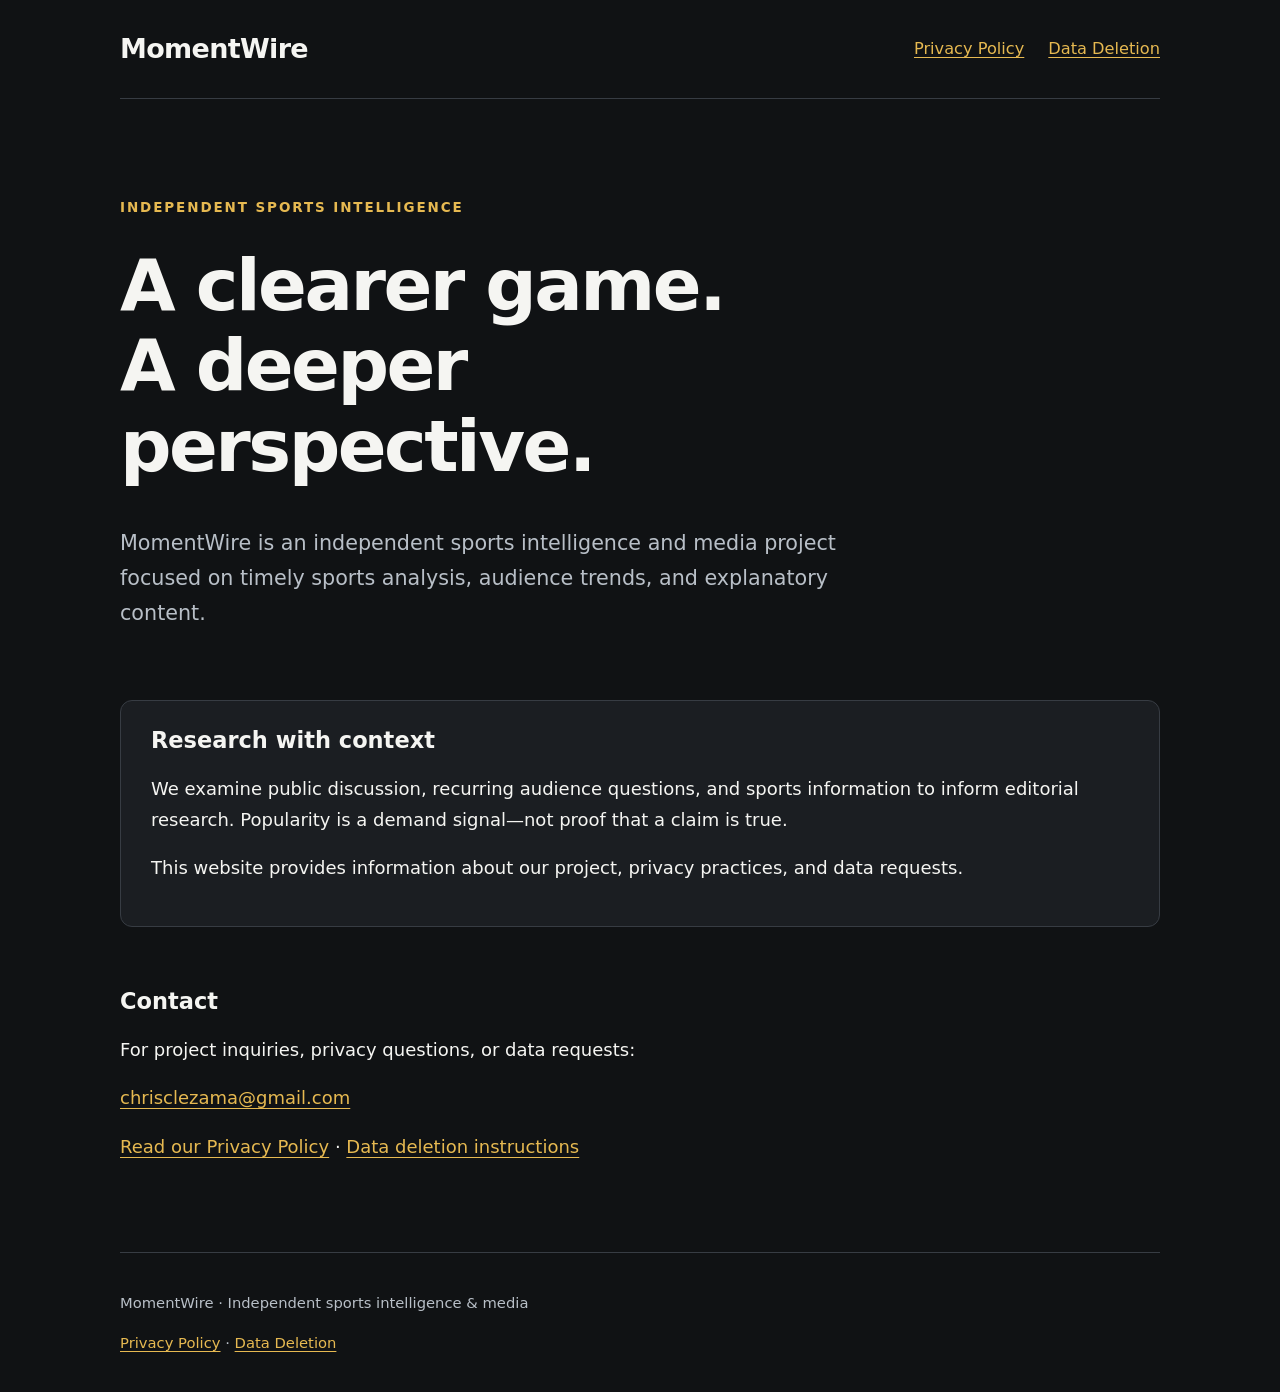
<file: index.html>
<!doctype html>
<html lang="en">
<head><meta charset="utf-8"><meta name="viewport" content="width=device-width, initial-scale=1"><meta name="description" content="MomentWire — independent sports intelligence, editorial research and explanatory media."><title>MomentWire — Sports intelligence &amp; media</title><link rel="stylesheet" href="styles.css"></head>
<body>
<a class="skip" href="#main">Skip to content</a>
<header class="shell"><a class="brand" href="index.html">MomentWire</a><nav aria-label="Main navigation"><a href="privacy.html">Privacy Policy</a><a href="data-deletion.html">Data Deletion</a></nav></header>
<main id="main" class="shell"><section class="hero"><p class="eyebrow">Independent sports intelligence</p><h1>A clearer game.<br>A deeper perspective.</h1><p class="lead">MomentWire is an independent sports intelligence and media project focused on timely sports analysis, audience trends, and explanatory content.</p></section>
<section class="panel"><h2>Research with context</h2><p>We examine public discussion, recurring audience questions, and sports information to inform editorial research. Popularity is a demand signal—not proof that a claim is true.</p><p>This website provides information about our project, privacy practices, and data requests.</p></section>
<section class="contact"><h2>Contact</h2><p>For project inquiries, privacy questions, or data requests:</p><p><a href="mailto:chrisclezama@gmail.com">chrisclezama@gmail.com</a></p><p><a href="privacy.html">Read our Privacy Policy</a> · <a href="data-deletion.html">Data deletion instructions</a></p></section></main>
<footer class="shell"><p>MomentWire · Independent sports intelligence &amp; media</p><p><a href="privacy.html">Privacy Policy</a> · <a href="data-deletion.html">Data Deletion</a></p></footer>
</body></html>
</file>
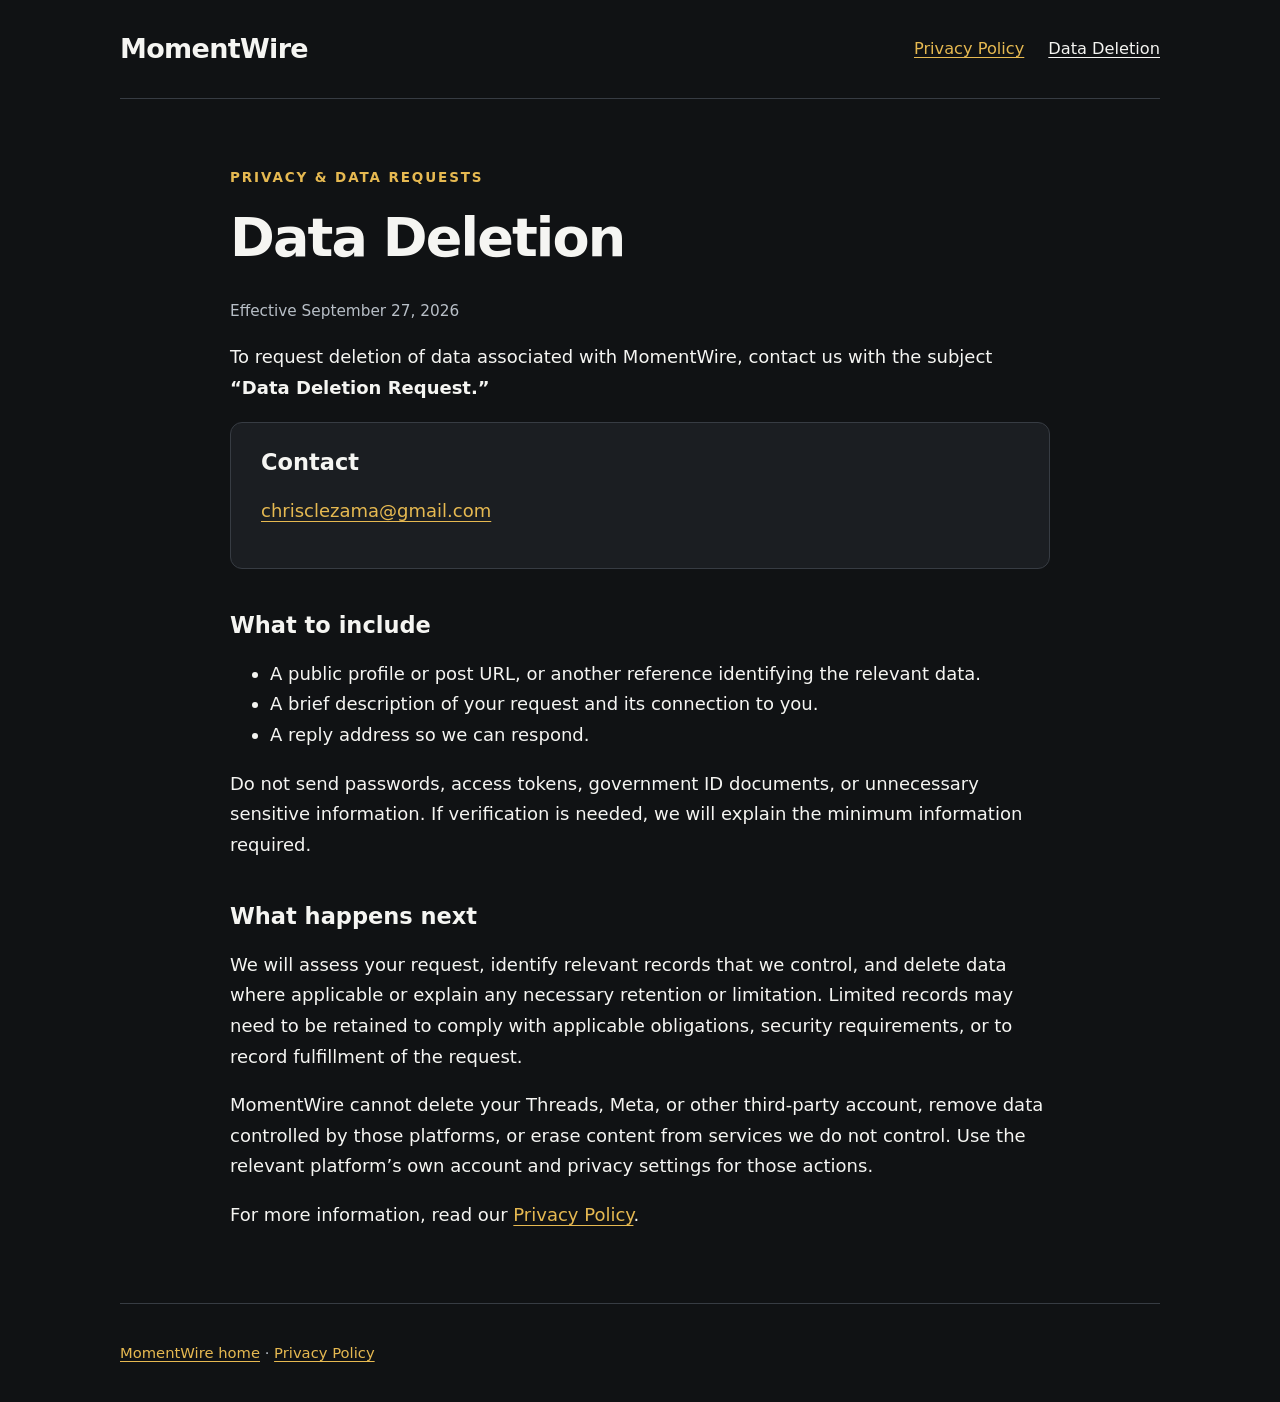
<file: data-deletion.html>
<!doctype html>
<html lang="en">
<head><meta charset="utf-8"><meta name="viewport" content="width=device-width, initial-scale=1"><meta name="description" content="How to request deletion of data controlled by MomentWire."><title>Data Deletion — MomentWire</title><link rel="stylesheet" href="styles.css"></head>
<body><a class="skip" href="#main">Skip to content</a><header class="shell"><a class="brand" href="index.html">MomentWire</a><nav aria-label="Main navigation"><a href="privacy.html">Privacy Policy</a><a href="data-deletion.html" aria-current="page">Data Deletion</a></nav></header>
<main id="main" class="shell document"><p class="eyebrow">Privacy &amp; data requests</p><h1>Data Deletion</h1><p class="date">Effective September 27, 2026</p><p>To request deletion of data associated with MomentWire, contact us with the subject <strong>“Data Deletion Request.”</strong></p>
<section class="panel"><h2>Contact</h2><p><a href="mailto:chrisclezama@gmail.com?subject=Data%20Deletion%20Request">chrisclezama@gmail.com</a></p></section>
<h2>What to include</h2><ul><li>A public profile or post URL, or another reference identifying the relevant data.</li><li>A brief description of your request and its connection to you.</li><li>A reply address so we can respond.</li></ul><p>Do not send passwords, access tokens, government ID documents, or unnecessary sensitive information. If verification is needed, we will explain the minimum information required.</p>
<h2>What happens next</h2><p>We will assess your request, identify relevant records that we control, and delete data where applicable or explain any necessary retention or limitation. Limited records may need to be retained to comply with applicable obligations, security requirements, or to record fulfillment of the request.</p><p>MomentWire cannot delete your Threads, Meta, or other third-party account, remove data controlled by those platforms, or erase content from services we do not control. Use the relevant platform’s own account and privacy settings for those actions.</p><p>For more information, read our <a href="privacy.html">Privacy Policy</a>.</p></main>
<footer class="shell"><p><a href="index.html">MomentWire home</a> · <a href="privacy.html">Privacy Policy</a></p></footer></body></html>
</file>
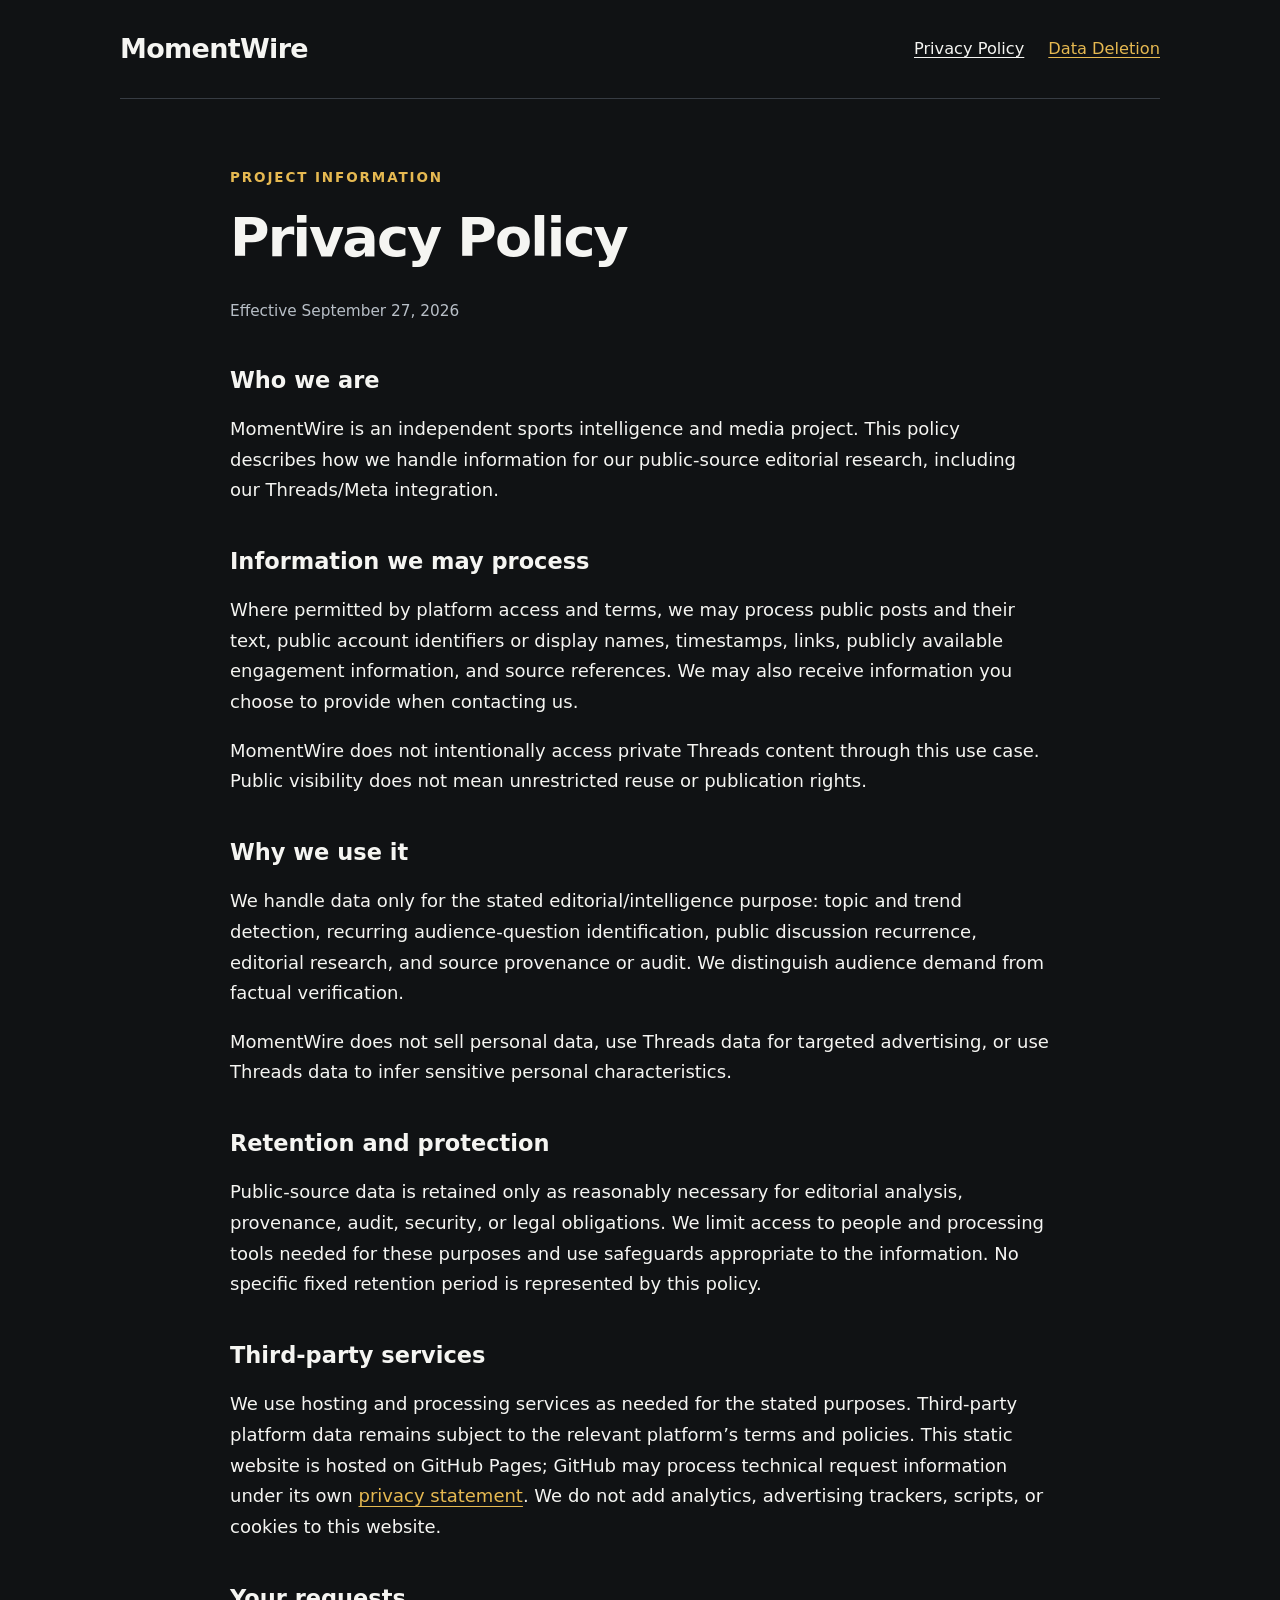
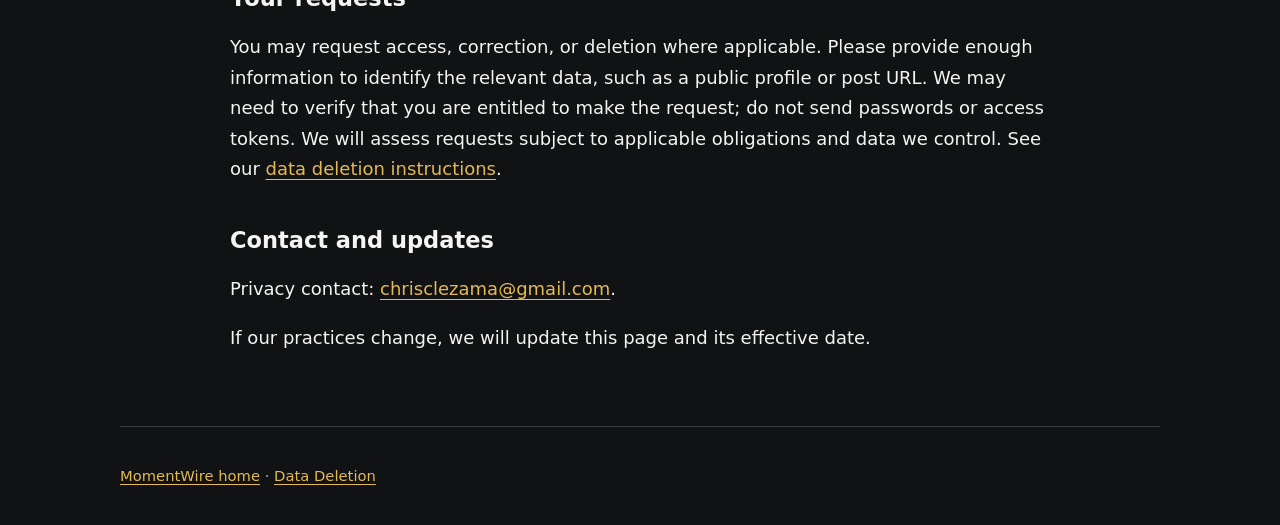
<file: privacy.html>
<!doctype html>
<html lang="en">
<head><meta charset="utf-8"><meta name="viewport" content="width=device-width, initial-scale=1"><meta name="description" content="MomentWire privacy practices for public-source editorial research and Threads/Meta integrations."><title>Privacy Policy — MomentWire</title><link rel="stylesheet" href="styles.css"></head>
<body><a class="skip" href="#main">Skip to content</a><header class="shell"><a class="brand" href="index.html">MomentWire</a><nav aria-label="Main navigation"><a href="privacy.html" aria-current="page">Privacy Policy</a><a href="data-deletion.html">Data Deletion</a></nav></header>
<main id="main" class="shell document"><p class="eyebrow">Project information</p><h1>Privacy Policy</h1><p class="date">Effective September 27, 2026</p>
<h2>Who we are</h2><p>MomentWire is an independent sports intelligence and media project. This policy describes how we handle information for our public-source editorial research, including our Threads/Meta integration.</p>
<h2>Information we may process</h2><p>Where permitted by platform access and terms, we may process public posts and their text, public account identifiers or display names, timestamps, links, publicly available engagement information, and source references. We may also receive information you choose to provide when contacting us.</p><p>MomentWire does not intentionally access private Threads content through this use case. Public visibility does not mean unrestricted reuse or publication rights.</p>
<h2>Why we use it</h2><p>We handle data only for the stated editorial/intelligence purpose: topic and trend detection, recurring audience-question identification, public discussion recurrence, editorial research, and source provenance or audit. We distinguish audience demand from factual verification.</p><p>MomentWire does not sell personal data, use Threads data for targeted advertising, or use Threads data to infer sensitive personal characteristics.</p>
<h2>Retention and protection</h2><p>Public-source data is retained only as reasonably necessary for editorial analysis, provenance, audit, security, or legal obligations. We limit access to people and processing tools needed for these purposes and use safeguards appropriate to the information. No specific fixed retention period is represented by this policy.</p>
<h2>Third-party services</h2><p>We use hosting and processing services as needed for the stated purposes. Third-party platform data remains subject to the relevant platform’s terms and policies. This static website is hosted on GitHub Pages; GitHub may process technical request information under its own <a href="https://docs.github.com/en/site-policy/privacy-policies/github-general-privacy-statement">privacy statement</a>. We do not add analytics, advertising trackers, scripts, or cookies to this website.</p>
<h2>Your requests</h2><p>You may request access, correction, or deletion where applicable. Please provide enough information to identify the relevant data, such as a public profile or post URL. We may need to verify that you are entitled to make the request; do not send passwords or access tokens. We will assess requests subject to applicable obligations and data we control. See our <a href="data-deletion.html">data deletion instructions</a>.</p>
<h2>Contact and updates</h2><p>Privacy contact: <a href="mailto:chrisclezama@gmail.com">chrisclezama@gmail.com</a>.</p><p>If our practices change, we will update this page and its effective date.</p></main>
<footer class="shell"><p><a href="index.html">MomentWire home</a> · <a href="data-deletion.html">Data Deletion</a></p></footer></body></html>
</file>
<file: styles.css>
:root{color-scheme:dark;--bg:#101214;--panel:#1b1e22;--text:#f5f5f2;--muted:#b8bfc7;--gold:#e6b951;--line:#373c43}
*{box-sizing:border-box}html{font:18px/1.7 system-ui,-apple-system,BlinkMacSystemFont,"Segoe UI",sans-serif}body{margin:0;background:var(--bg);color:var(--text)}a{color:var(--gold);text-underline-offset:.2em}a:hover{color:#ffe0a0}a:focus-visible{outline:3px solid var(--gold);outline-offset:5px}.shell{width:min(100% - 40px,1040px);margin-inline:auto}header{display:flex;justify-content:space-between;align-items:center;gap:24px;padding-block:26px;border-bottom:1px solid var(--line)}.brand{color:var(--text);font-size:1.5rem;font-weight:750;text-decoration:none;letter-spacing:-.025em}nav{display:flex;gap:24px;flex-wrap:wrap;font-size:.9rem}nav a[aria-current]{color:var(--text)}main{padding-block:54px}.hero{padding-block:30px 48px;max-width:820px}.eyebrow{color:var(--gold);text-transform:uppercase;font-size:.75rem;letter-spacing:.14em;font-weight:650}h1{font-size:clamp(2.1rem,6vw,4rem);line-height:1.12;letter-spacing:-.035em;margin:.35em 0 .55em}h2{font-size:1.25rem;line-height:1.35;margin-top:1.8em}.lead{font-size:1.15rem;color:var(--muted);max-width:720px}.panel{background:var(--panel);border:1px solid var(--line);border-radius:12px;padding:24px 30px}.panel h2{margin-top:0}.contact{padding-block:18px}.notice{color:var(--muted);font-size:.86rem;border-left:3px solid var(--gold);padding-left:14px;max-width:700px}.document{max-width:820px}.document h1{font-size:clamp(2rem,5vw,3rem)}.date{color:var(--muted);font-size:.85rem}p,li{overflow-wrap:anywhere}footer{padding-block:22px;border-top:1px solid var(--line);color:var(--muted);font-size:.82rem}.skip{position:absolute;left:20px;top:-100px;background:var(--bg);padding:10px;z-index:5}.skip:focus{top:10px}@media(max-width:600px){header{align-items:flex-start;flex-direction:column;gap:14px}nav{gap:20px}main{padding-block:28px}.hero{padding-block:18px 26px}.panel{padding:20px}.shell{width:calc(100% - 32px)}html{font-size:16px}}
</file>
